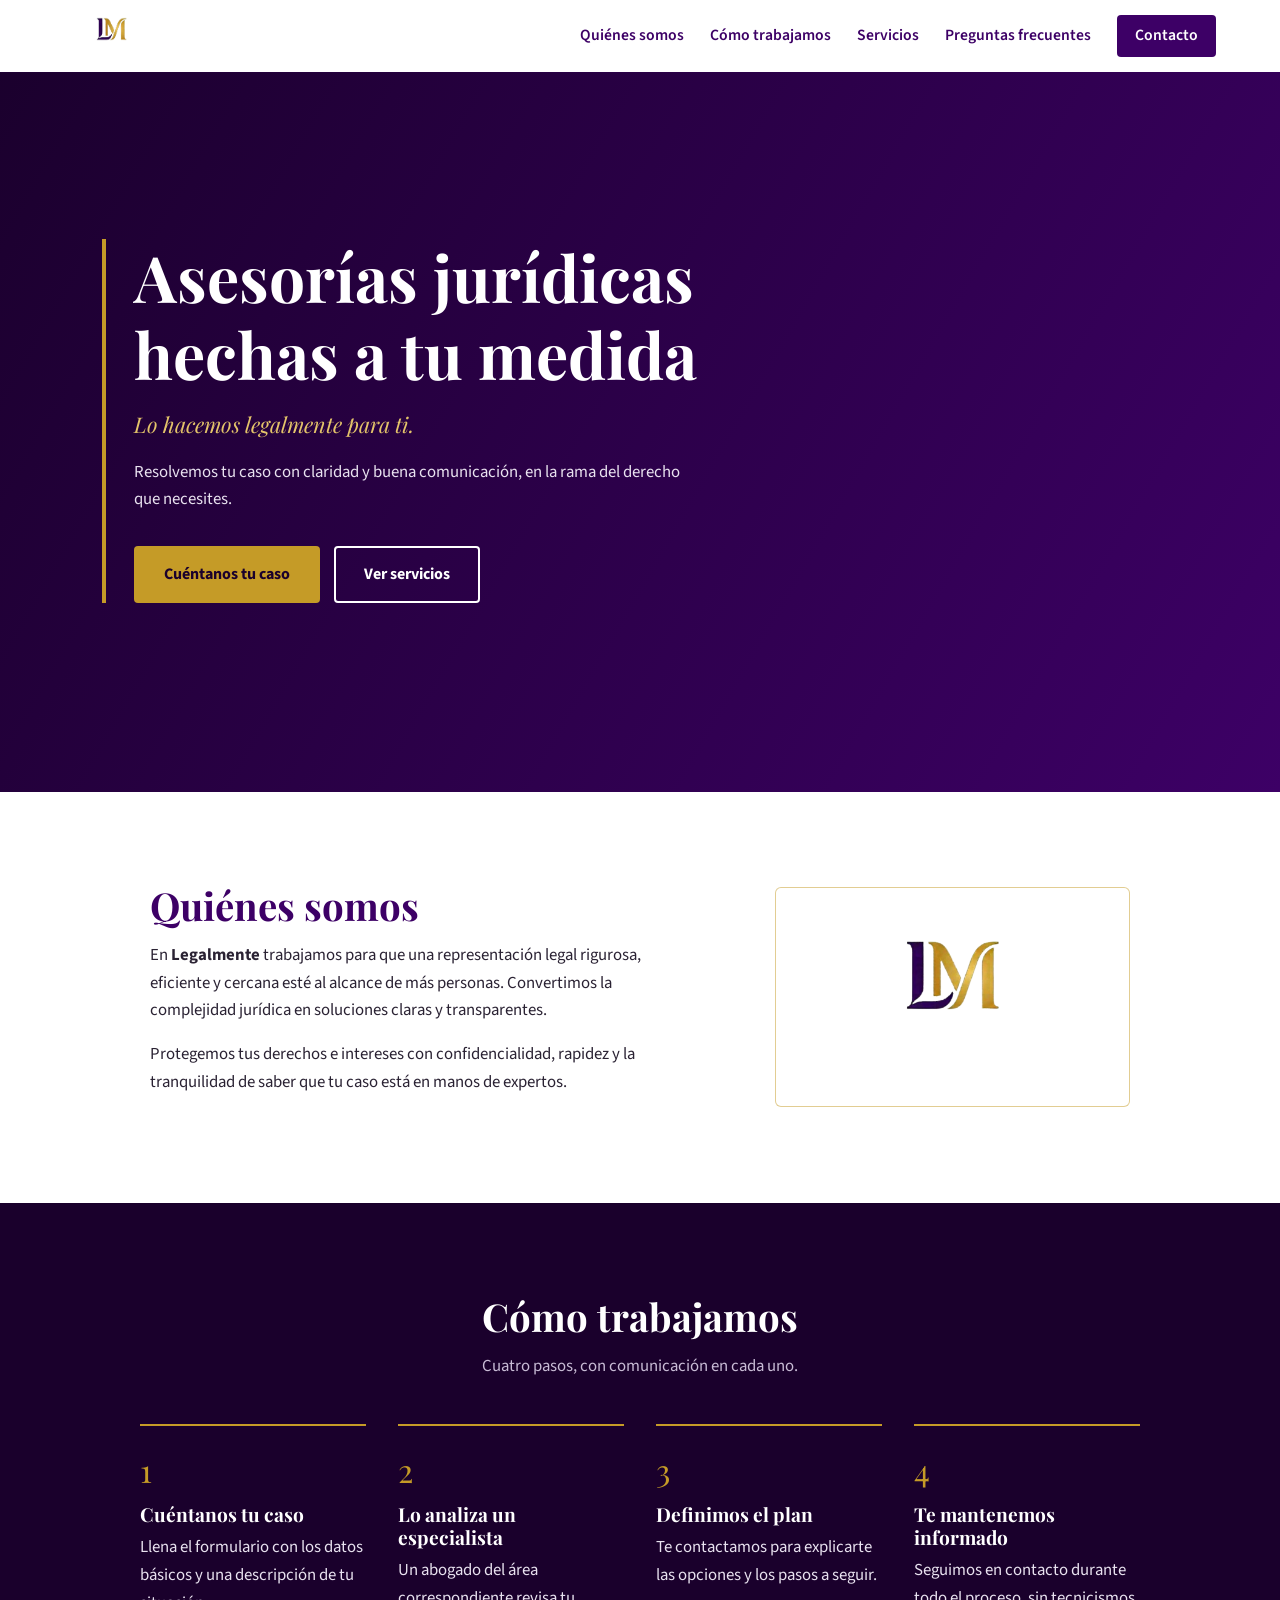
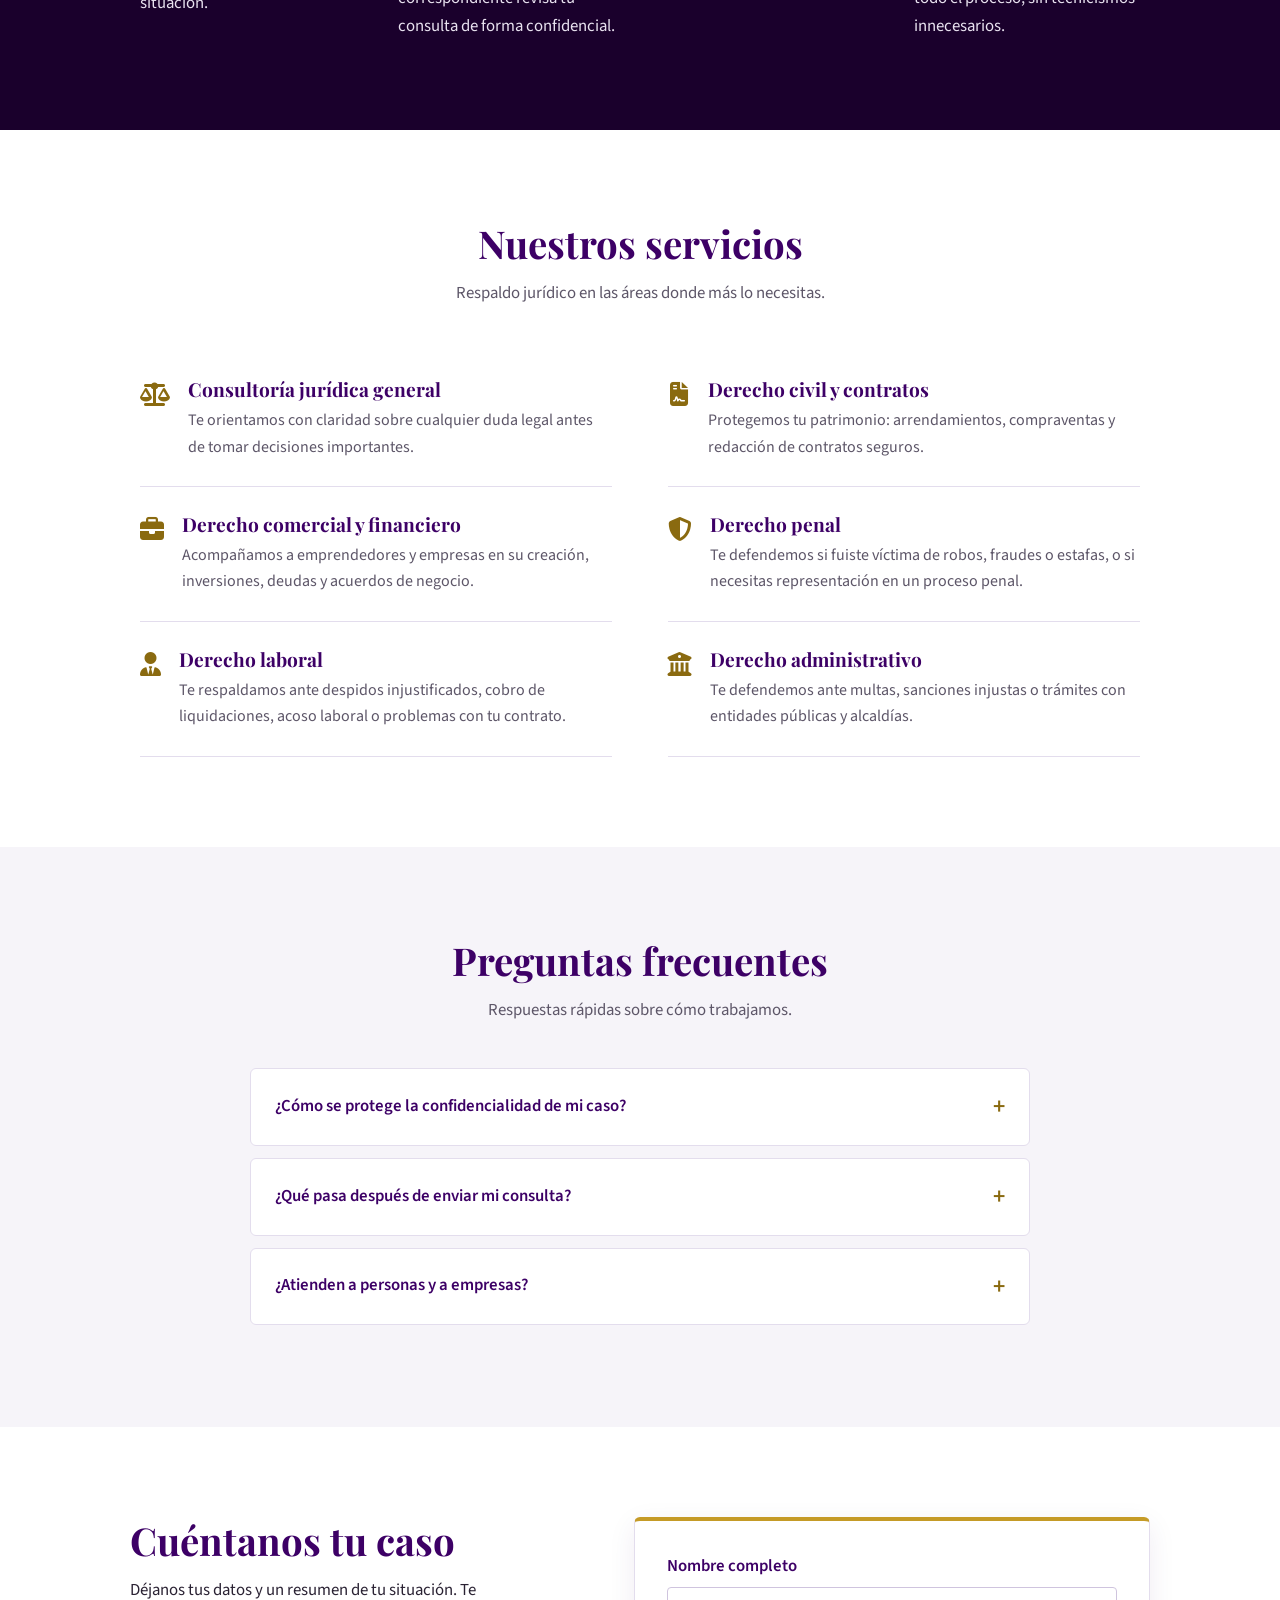
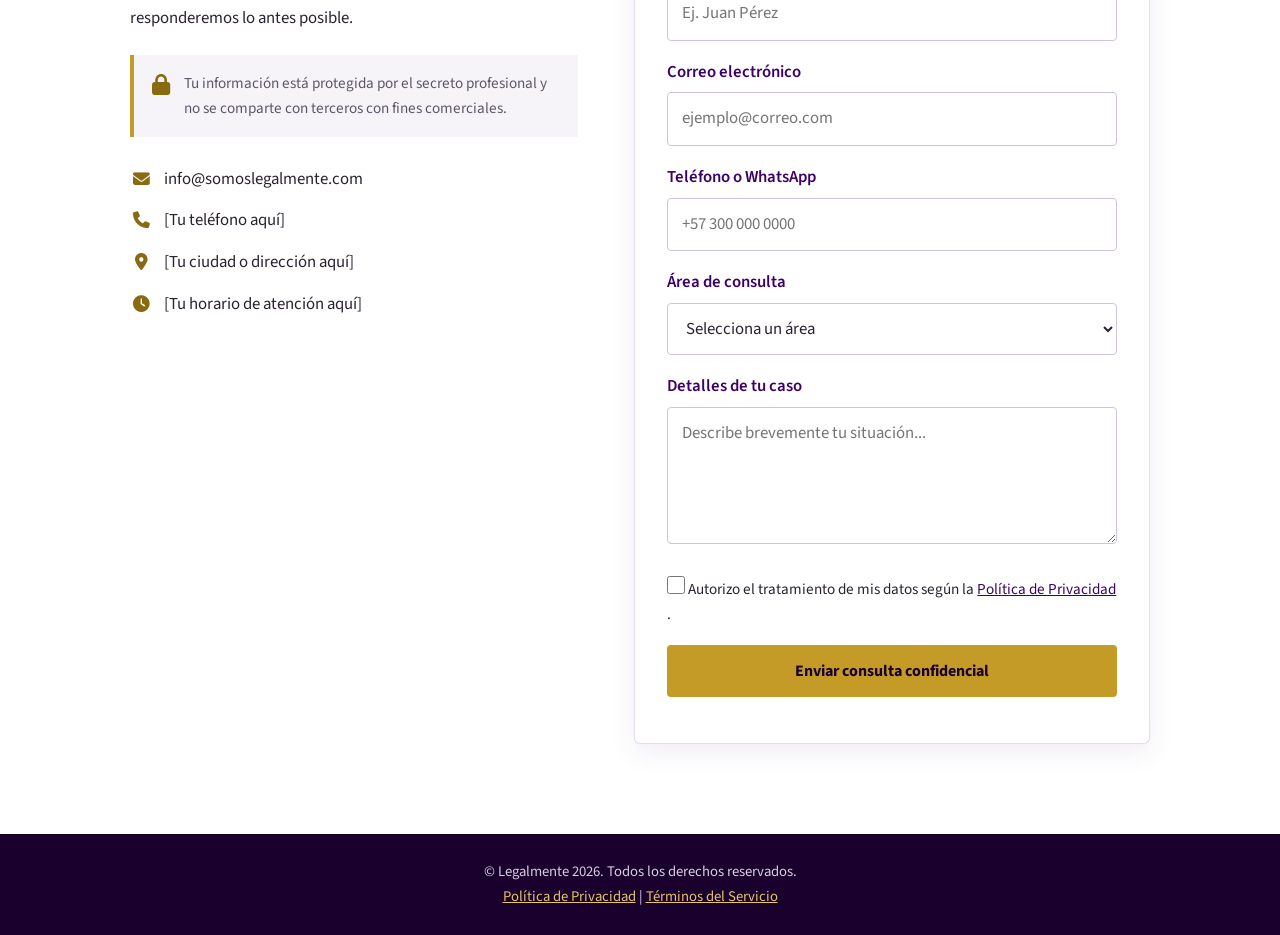
<file: public_html/index.html>
<!DOCTYPE html>
<html lang="es">
<head>
    <meta charset="UTF-8">
    <meta name="viewport" content="width=device-width, initial-scale=1.0">
    <title>Legalmente | Firma de Abogados y Soluciones Jurídicas</title>
    <meta name="description" content="Firma de abogados con soluciones jurídicas a tu medida: asesoría civil, penal, comercial, laboral y administrativa, con secreto profesional.">
    <meta name="theme-color" content="#3D0066">
    <meta property="og:title" content="Legalmente | Firma de Abogados y Soluciones Jurídicas">
    <meta property="og:description" content="Asesorías jurídicas hechas a tu medida, con comunicación clara y confidencial.">
    <meta property="og:type" content="website">
    <!-- Cambia somoslegalmente.com por tu dominio real (la imagen debe tener URL completa) -->
    <meta property="og:image" content="https://somoslegalmente.com/logo.png">

    <link rel="icon" href="favicon.ico">
    <link rel="preconnect" href="https://fonts.googleapis.com">
    <link rel="preconnect" href="https://fonts.gstatic.com" crossorigin>
    <link href="https://fonts.googleapis.com/css2?family=Playfair+Display:wght@600;700&family=Source+Sans+3:wght@400;600;700&display=swap" rel="stylesheet">
    <link rel="stylesheet" href="https://cdnjs.cloudflare.com/ajax/libs/font-awesome/6.4.0/css/all.min.css">
    <link rel="stylesheet" href="estilo.css">
</head>
<body>

<header class="cabecera">
    <a href="#inicio" class="marca"><img src="logo.png" alt="Legalmente" class="img-logo"></a>
    <button class="btn-menu" id="btn-menu" aria-label="Abrir menú" aria-expanded="false" aria-controls="menu">
        <i class="fa-solid fa-bars"></i>
    </button>
    <nav id="menu" class="menu">
        <a href="#nosotros">Quiénes somos</a>
        <a href="#proceso">Cómo trabajamos</a>
        <a href="#servicios">Servicios</a>
        <a href="#faq">Preguntas frecuentes</a>
        <a href="#contacto" class="btn-nav">Contacto</a>
    </nav>
</header>

<main>
    <section id="inicio" class="hero">
        <div class="hero-texto">
            <h1>Asesorías jurídicas hechas a tu medida</h1>
            <p class="lema">Lo hacemos legalmente para ti.</p>
            <p class="hero-desc">Resolvemos tu caso con claridad y buena comunicación, en la rama del derecho que necesites.</p>
            <div class="hero-botones">
                <a href="#contacto" class="btn btn-dorado">Cuéntanos tu caso</a>
                <a href="#servicios" class="btn btn-borde">Ver servicios</a>
            </div>
        </div>
    </section>

    <section id="nosotros" class="seccion">
        <div class="nosotros-grid">
            <div>
                <h2>Quiénes somos</h2>
                <p>En <strong>Legalmente</strong> trabajamos para que una representación legal rigurosa, eficiente y cercana esté al alcance de más personas. Convertimos la complejidad jurídica en soluciones claras y transparentes.</p>
                <p>Protegemos tus derechos e intereses con confidencialidad, rapidez y la tranquilidad de saber que tu caso está en manos de expertos.</p>
            </div>
            <div class="nosotros-logo"><img src="logo.png" alt="Logo de Legalmente"></div>
        </div>
    </section>

    <section id="proceso" class="seccion seccion-oscura">
        <h2>Cómo trabajamos</h2>
        <p class="subtitulo">Cuatro pasos, con comunicación en cada uno.</p>
        <ol class="pasos">
            <li><h3>Cuéntanos tu caso</h3><p>Llena el formulario con los datos básicos y una descripción de tu situación.</p></li>
            <li><h3>Lo analiza un especialista</h3><p>Un abogado del área correspondiente revisa tu consulta de forma confidencial.</p></li>
            <li><h3>Definimos el plan</h3><p>Te contactamos para explicarte las opciones y los pasos a seguir.</p></li>
            <li><h3>Te mantenemos informado</h3><p>Seguimos en contacto durante todo el proceso, sin tecnicismos innecesarios.</p></li>
        </ol>
    </section>

    <section id="servicios" class="seccion">
        <h2>Nuestros servicios</h2>
        <p class="subtitulo">Respaldo jurídico en las áreas donde más lo necesitas.</p>
        <div class="servicios">
            <article>
                <i class="fa-solid fa-scale-balanced"></i>
                <div><h3>Consultoría jurídica general</h3><p>Te orientamos con claridad sobre cualquier duda legal antes de tomar decisiones importantes.</p></div>
            </article>
            <article>
                <i class="fa-solid fa-file-contract"></i>
                <div><h3>Derecho civil y contratos</h3><p>Protegemos tu patrimonio: arrendamientos, compraventas y redacción de contratos seguros.</p></div>
            </article>
            <article>
                <i class="fa-solid fa-briefcase"></i>
                <div><h3>Derecho comercial y financiero</h3><p>Acompañamos a emprendedores y empresas en su creación, inversiones, deudas y acuerdos de negocio.</p></div>
            </article>
            <article>
                <i class="fa-solid fa-shield-halved"></i>
                <div><h3>Derecho penal</h3><p>Te defendemos si fuiste víctima de robos, fraudes o estafas, o si necesitas representación en un proceso penal.</p></div>
            </article>
            <article>
                <i class="fa-solid fa-user-tie"></i>
                <div><h3>Derecho laboral</h3><p>Te respaldamos ante despidos injustificados, cobro de liquidaciones, acoso laboral o problemas con tu contrato.</p></div>
            </article>
            <article>
                <i class="fa-solid fa-building-columns"></i>
                <div><h3>Derecho administrativo</h3><p>Te defendemos ante multas, sanciones injustas o trámites con entidades públicas y alcaldías.</p></div>
            </article>
        </div>
    </section>

    <section id="faq" class="seccion seccion-suave">
        <h2>Preguntas frecuentes</h2>
        <p class="subtitulo">Respuestas rápidas sobre cómo trabajamos.</p>
        <div class="faq">
            <details>
                <summary>¿Cómo se protege la confidencialidad de mi caso?</summary>
                <p>Nos rige el secreto profesional y las normas de protección de datos personales. La información que envías por la web se transmite por una conexión cifrada y solo la revisan los abogados de la firma.</p>
            </details>
            <details>
                <summary>¿Qué pasa después de enviar mi consulta?</summary>
                <p>Revisamos los detalles de forma confidencial. Un abogado especialista analiza tu situación y te contacta para definir los pasos a seguir.</p>
            </details>
            <details>
                <summary>¿Atienden a personas y a empresas?</summary>
                <p>Sí. Asesoramos a personas naturales, emprendimientos y empresas.</p>
            </details>
        </div>
    </section>

    <section id="contacto" class="seccion">
        <div class="contacto-grid">
            <div class="contacto-info">
                <h2>Cuéntanos tu caso</h2>
                <p>Déjanos tus datos y un resumen de tu situación. Te responderemos lo antes posible.</p>
                <div class="aviso"><i class="fa-solid fa-lock"></i>
                    <p>Tu información está protegida por el secreto profesional y no se comparte con terceros con fines comerciales.</p>
                </div>
                <ul class="datos">
                    <li><i class="fa-solid fa-envelope"></i> info@somoslegalmente.com</li>
                    <li><i class="fa-solid fa-phone"></i> [Tu teléfono aquí]</li>
                    <li><i class="fa-solid fa-location-dot"></i> [Tu ciudad o dirección aquí]</li>
                    <li><i class="fa-solid fa-clock"></i> [Tu horario de atención aquí]</li>
                </ul>
            </div>

            <form id="form-contacto" class="formulario" novalidate>
                <div class="campo">
                    <label for="nombre">Nombre completo</label>
                    <input type="text" id="nombre" name="nombre" autocomplete="name" placeholder="Ej. Juan Pérez" maxlength="100">
                    <p class="error-msg">Escribe tu nombre (mínimo 3 letras).</p>
                </div>
                <div class="campo">
                    <label for="correo">Correo electrónico</label>
                    <input type="email" id="correo" name="correo" autocomplete="email" placeholder="ejemplo@correo.com">
                    <p class="error-msg">Ingresa un correo electrónico válido.</p>
                </div>
                <div class="campo">
                    <label for="telefono">Teléfono o WhatsApp</label>
                    <input type="tel" id="telefono" name="telefono" autocomplete="tel" placeholder="+57 300 000 0000">
                    <p class="error-msg">Ingresa un número válido (entre 7 y 15 dígitos).</p>
                </div>
                <div class="campo">
                    <label for="servicio">Área de consulta</label>
                    <select id="servicio" name="servicio">
                        <option value="" selected disabled>Selecciona un área</option>
                        <option value="consultoria">Consultoría jurídica general</option>
                        <option value="derecho-civil">Derecho civil y contratos</option>
                        <option value="derecho-comercial">Derecho comercial y financiero</option>
                        <option value="derecho-penal">Derecho penal</option>
                        <option value="derecho-laboral">Derecho laboral</option>
                        <option value="derecho-administrativo">Derecho administrativo</option>
                        <option value="otro">Otro asunto legal</option>
                    </select>
                    <p class="error-msg">Selecciona el área de tu consulta.</p>
                </div>
                <div class="campo">
                    <label for="mensaje">Detalles de tu caso</label>
                    <textarea id="mensaje" name="mensaje" rows="4" maxlength="3000" placeholder="Describe brevemente tu situación..."></textarea>
                    <p class="error-msg">Cuéntanos tu caso en al menos 10 caracteres.</p>
                </div>

                <!-- Campo trampa anti-spam: las personas no lo ven -->
                <div class="trampa" aria-hidden="true">
                    <input type="text" name="sitio_web" tabindex="-1" autocomplete="off">
                </div>

                <div class="campo campo-check">
                    <label class="check">
                        <input type="checkbox" id="acepto" name="acepto" value="si">
                        <span>Autorizo el tratamiento de mis datos según la <button type="button" class="enlace" data-abrir="modal-privacidad">Política de Privacidad</button>.</span>
                    </label>
                    <p class="error-msg">Debes autorizar el tratamiento de tus datos para enviar la consulta.</p>
                </div>

                <button type="submit" id="btn-enviar" class="btn btn-dorado btn-ancho">Enviar consulta confidencial</button>
                <p id="respuesta-form" role="status" aria-live="polite"></p>
            </form>
        </div>
    </section>
</main>

<!-- MODALES LEGALES -->
<dialog id="modal-privacidad" class="modal">
    <button class="cerrar" data-cerrar aria-label="Cerrar">&times;</button>
    <h2>Política de Privacidad y Protección de Datos Personales</h2>
    <div class="texto-legal">
        <!-- PEGA AQUÍ el contenido de tu Política de Privacidad actual (los <p>, <h3> y <ul> que tenías dentro de .texto-legal) -->
        <p><!-- Pega este contenido dentro de <div class="texto-legal"> del modal "modal-privacidad" en index.html. Reemplaza lo que esté entre [corchetes]. Borrador: debe revisarlo un abogado. -->

<p><strong>Última actualización: octubre de 2026</strong></p>

<p>En <strong>Legalmente</strong> protegemos tu información personal y respetamos el secreto profesional. Esta política explica qué datos recogemos a través de este sitio web, para qué los usamos y cómo puedes ejercer tus derechos, de acuerdo con la Ley 1581 de 2012 y sus normas reglamentarias.</p>

<h3>1. Responsable del tratamiento</h3>
<ul>
    <li><strong>Nombre o razón social:</strong> [Nombre o razón social de la firma]</li>
    <li><strong>NIT o documento de identidad:</strong> [NIT o cédula]</li>
    <li><strong>Dirección:</strong> [Dirección física de la firma]</li>
    <li><strong>Correo:</strong> <code>info@somoslegalmente.com</code></li>
    <li><strong>Teléfono:</strong> [Teléfono de contacto]</li>
</ul>

<h3>2. Datos que recogemos</h3>
<ul>
    <li><strong>Datos de contacto:</strong> nombre completo, correo electrónico y teléfono o WhatsApp.</li>
    <li><strong>Datos de tu consulta:</strong> el área del derecho elegida y la descripción del caso que escribes en el formulario.</li>
    <li><strong>Datos técnicos:</strong> información básica de navegación (como la dirección IP y el tipo de navegador) y cookies técnicas necesarias para que el sitio funcione.</li>
</ul>

<h3>3. Para qué usamos tus datos</h3>
<ul>
    <li>Evaluar tu consulta y asignarla al abogado del área correspondiente.</li>
    <li>Contactarte para orientarte o coordinar una asesoría.</li>
    <li>Enviarte la confirmación de recibido de tu solicitud.</li>
    <li>Proteger el sitio contra spam y usos indebidos.</li>
    <li>Cumplir obligaciones legales cuando una autoridad competente lo exija.</li>
</ul>

<h3>4. Autorización</h3>
<p>Antes de enviar el formulario nos das tu autorización previa, expresa e informada para tratar tus datos con estas finalidades, marcando la casilla correspondiente. Puedes revocarla en cualquier momento escribiéndonos al correo indicado, salvo que exista un deber legal o contractual que nos obligue a conservar la información.</p>
<p>En la descripción de tu caso puedes mencionar datos sensibles (por ejemplo, de salud o judiciales). Es tu decisión: no estás obligado a darlos, y te pedimos incluir solo lo necesario para entender tu situación.</p>

<h3>5. Secreto profesional y confidencialidad</h3>
<p>La información de tu consulta está protegida por el deber de secreto profesional de los abogados. No vendemos, alquilamos ni compartimos tus datos con fines comerciales o publicitarios.</p>
<p>Para operar el sitio usamos proveedores de servicios (por ejemplo, alojamiento web y correo electrónico) que actúan como encargados del tratamiento y solo pueden usar los datos para prestarnos ese servicio. También podremos entregar información si una autoridad competente lo ordena legalmente.</p>

<h3>6. Seguridad</h3>
<p>Aplicamos medidas técnicas y organizativas razonables para proteger tus datos, como conexión cifrada (HTTPS) y acceso restringido a la información. Ningún sistema en internet es completamente invulnerable, por lo que no podemos garantizar una seguridad absoluta.</p>

<h3>7. Tus derechos</h3>
<p>Como titular de tus datos puedes:</p>
<ul>
    <li>Conocer, actualizar y rectificar tus datos personales.</li>
    <li>Solicitar prueba de la autorización que nos diste.</li>
    <li>Ser informado sobre el uso que hemos dado a tus datos.</li>
    <li>Revocar la autorización y solicitar la supresión de tus datos, cuando proceda legalmente.</li>
    <li>Acceder de forma gratuita a tus datos personales.</li>
    <li>Presentar quejas ante la Superintendencia de Industria y Comercio por infracciones a la ley.</li>
</ul>

<h3>8. Cómo ejercer tus derechos</h3>
<p>Escríbenos a <code>info@somoslegalmente.com</code> indicando tu nombre, tu solicitud y un medio de contacto. Las <strong>consultas</strong> se responden en un máximo de 10 días hábiles (prorrogables por 5 días hábiles más, avisándote el motivo). Los <strong>reclamos</strong> se responden en un máximo de 15 días hábiles (prorrogables por 8 días hábiles más).</p>

<h3>9. Conservación</h3>
<p>Guardamos tus datos durante el tiempo necesario para atender tu consulta y cumplir los plazos legales aplicables. Después los eliminamos o anonimizamos.</p>

<h3>10. Menores de edad</h3>
<p>Este sitio no está dirigido a menores de 18 años y no recogemos sus datos de forma intencional. Si eres padre, madre o representante legal y crees que un menor nos envió información, escríbenos para eliminarla.</p>

<h3>11. Cambios en esta política</h3>
<p>Podemos actualizar esta política. Publicaremos la versión vigente en este sitio con su fecha de actualización.</p></p>
    </div>
</dialog>

<dialog id="modal-terminos" class="modal">
    <button class="cerrar" data-cerrar aria-label="Cerrar">&times;</button>
    <h2>Términos y Condiciones del Servicio Web</h2>
    <div class="texto-legal">
        <!-- PEGA AQUÍ el contenido de tus Términos y Condiciones actuales -->
        <p><!-- Pega este contenido dentro de <div class="texto-legal"> del modal "modal-terminos" en index.html. Borrador: debe revisarlo un abogado. -->

<p><strong>Última actualización: octubre de 2026</strong></p>

<p>Estos términos regulan el uso del sitio web de <strong>Legalmente</strong>. Al navegar por el sitio o enviar el formulario, aceptas estas condiciones. Si no estás de acuerdo, te pedimos no usarlo.</p>

<h3>1. Contenido informativo</h3>
<p>Los textos, descripciones de servicios y respuestas a preguntas frecuentes de este sitio son informativos y generales. <strong>No son una asesoría jurídica ni reemplazan el análisis de un abogado sobre tu caso concreto.</strong></p>

<h3>2. Sin relación abogado-cliente por el solo uso del sitio</h3>
<p>Enviar el formulario o escribirnos no crea por sí solo una relación de representación entre tú y la firma. Esa relación empieza únicamente cuando se acuerdan por escrito los servicios (por ejemplo, con un contrato de prestación de servicios o un poder).</p>

<h3>3. Casos urgentes y plazos legales</h3>
<p>El formulario no es un canal de atención inmediata. Si tu situación tiene un plazo legal próximo o es urgente (por ejemplo, una audiencia o notificación), no dependas solo del formulario: contáctanos también por teléfono o consulta cuanto antes a un abogado.</p>

<h3>4. Información que nos das</h3>
<p>Te comprometes a dar información veraz y a no hacerte pasar por otra persona. Eres responsable de la exactitud de los datos que envías.</p>

<h3>5. Uso adecuado del sitio</h3>
<p>Está prohibido:</p>
<ul>
    <li>Enviar información falsa o engañosa, o suplantar a un tercero.</li>
    <li>Usar el formulario para spam, publicidad no solicitada o código malicioso.</li>
    <li>Intentar vulnerar la seguridad del sitio o de sus servidores.</li>
</ul>

<h3>6. Propiedad intelectual</h3>
<p>Los textos, el diseño, el logo, las imágenes y el código de este sitio pertenecen a Legalmente o se usan con autorización, y están protegidos por las normas de propiedad intelectual. No puedes copiarlos ni reutilizarlos sin permiso previo y por escrito.</p>

<h3>7. Enlaces y servicios de terceros</h3>
<p>El sitio puede cargar recursos de terceros (por ejemplo, tipografías e íconos). No controlamos esos servicios ni sus políticas.</p>

<h3>8. Limitación de responsabilidad</h3>
<p>Hacemos lo posible por mantener el sitio disponible y la información actualizada, pero no garantizamos que funcione sin interrupciones ni errores. No respondemos por fallas ajenas a nuestro control razonable, como caídas del servicio de internet o del alojamiento web, ni por decisiones tomadas solo con base en el contenido informativo del sitio.</p>

<h3>9. Privacidad</h3>
<p>El tratamiento de tus datos personales se rige por nuestra Política de Privacidad.</p>

<h3>10. Cambios en estos términos</h3>
<p>Podemos modificar estos términos en cualquier momento. La versión vigente es la publicada en este sitio con su fecha de actualización.</p>

<h3>11. Ley aplicable y contacto</h3>
<p>Estos términos se rigen por las leyes de la República de Colombia. Para cualquier duda, escríbenos a <code>info@somoslegalmente.com</code>.</p></p>
    </div>
</dialog>

<footer class="pie">
    <p>&copy; Legalmente 2026. Todos los derechos reservados.</p>
    <p>
        <button type="button" class="enlace-pie" data-abrir="modal-privacidad">Política de Privacidad</button>
        <span aria-hidden="true">|</span>
        <button type="button" class="enlace-pie" data-abrir="modal-terminos">Términos del Servicio</button>
    </p>
</footer>

<script src="script.js"></script>
</body>
</html>
</file>
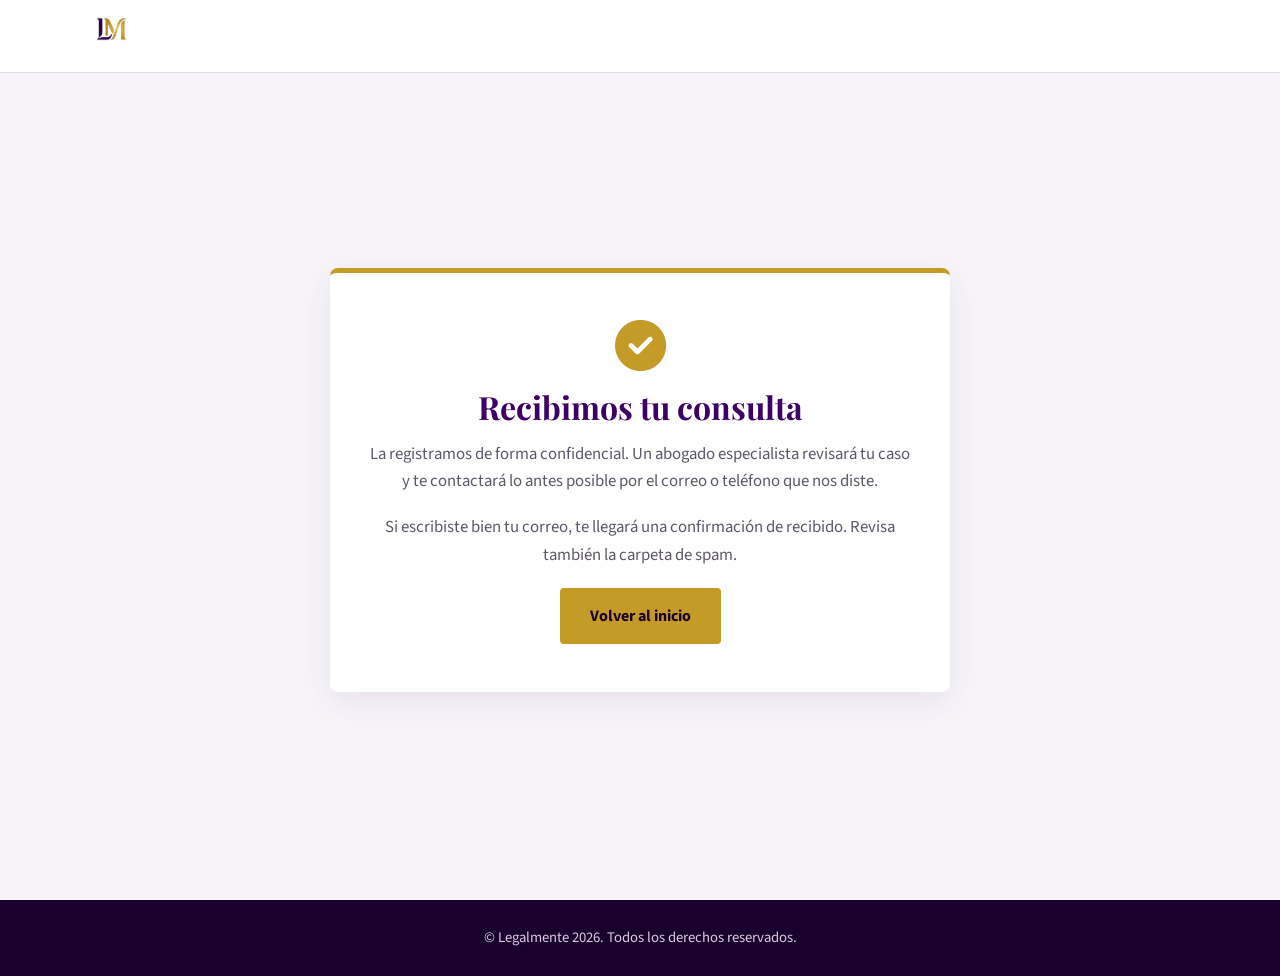
<file: public_html/gracias.html>
<!DOCTYPE html>
<html lang="es">
<head>
    <meta charset="UTF-8">
    <meta name="viewport" content="width=device-width, initial-scale=1.0">
    <meta name="robots" content="noindex, nofollow">
    <title>Consulta recibida | Legalmente</title>
    <link rel="icon" href="favicon.ico">
    <link rel="preconnect" href="https://fonts.googleapis.com">
    <link rel="preconnect" href="https://fonts.gstatic.com" crossorigin>
    <link href="https://fonts.googleapis.com/css2?family=Playfair+Display:wght@600;700&family=Source+Sans+3:wght@400;600;700&display=swap" rel="stylesheet">
    <link rel="stylesheet" href="https://cdnjs.cloudflare.com/ajax/libs/font-awesome/6.4.0/css/all.min.css">
    <link rel="stylesheet" href="estilo.css">
</head>
<body>
    <header class="cabecera">
        <a href="index.html" class="marca"><img src="logo.png" alt="Legalmente" class="img-logo"></a>
    </header>

    <main class="gracias">
        <div class="gracias-caja">
            <i class="fa-solid fa-circle-check" aria-hidden="true"></i>
            <h1>Recibimos tu consulta</h1>
            <p>La registramos de forma confidencial. Un abogado especialista revisará tu caso y te contactará lo antes posible por el correo o teléfono que nos diste.</p>
            <p>Si escribiste bien tu correo, te llegará una confirmación de recibido. Revisa también la carpeta de spam.</p>
            <a href="index.html" class="btn btn-dorado">Volver al inicio</a>
        </div>
    </main>

    <footer class="pie">
        <p>&copy; Legalmente 2026. Todos los derechos reservados.</p>
    </footer>
</body>
</html>
</file>
<file: public_html/estilo.css>
/* ===== Variables de marca ===== */
:root {
    --morado: #3D0066;
    --morado-oscuro: #1a002c;
    --dorado: #C59B27;
    --dorado-texto: #8a6a10;
    --papel: #ffffff;
    --suave: #f6f4f9;
    --tinta: #2a2233;
    --gris: #5d5668;
    --error: #b3261e;
    --serif: 'Playfair Display', Georgia, serif;
    --sans: 'Source Sans 3', 'Segoe UI', Tahoma, sans-serif;
}

*, *::before, *::after { margin: 0; padding: 0; box-sizing: border-box; }
html { scroll-behavior: smooth; }
body { font-family: var(--sans); color: var(--tinta); background: var(--papel); line-height: 1.65; font-size: 1.05rem; }
h1, h2, h3 { font-family: var(--serif); line-height: 1.2; color: var(--morado); }
img { max-width: 100%; display: block; }
a { color: inherit; }
:focus-visible { outline: 3px solid var(--dorado); outline-offset: 3px; }

/* ===== Cabecera ===== */
.cabecera {
    position: fixed; inset: 0 0 auto 0; z-index: 100;
    display: flex; align-items: center; justify-content: space-between;
    padding: 10px 5%; background: #fff; box-shadow: 0 1px 0 rgba(61, 0, 102, .12);
}
.img-logo { max-height: 52px; width: auto; }
.menu { display: flex; align-items: center; gap: 26px; }
.menu a { text-decoration: none; color: var(--morado); font-weight: 600; font-size: .98rem; }
.menu a:hover { color: var(--dorado-texto); }
.menu .btn-nav { background: var(--morado); color: #fff; padding: 8px 18px; border-radius: 4px; }
.menu .btn-nav:hover { background: var(--dorado-texto); color: #fff; }
.btn-menu { display: none; background: none; border: 0; font-size: 1.6rem; color: var(--morado); cursor: pointer; padding: 6px 10px; }

/* ===== Secciones ===== */
.seccion { padding: 90px 8%; scroll-margin-top: 76px; }
.seccion > h2, .seccion > .subtitulo { text-align: center; }
.seccion h2 { font-size: clamp(1.8rem, 3vw, 2.4rem); margin-bottom: 14px; }
.subtitulo { color: var(--gris); margin-bottom: 44px; }
.seccion-suave { background: var(--suave); }
.seccion-oscura { background: var(--morado-oscuro); color: #e9e2f0; }
.seccion-oscura h2, .seccion-oscura h3 { color: #fff; }
.seccion-oscura .subtitulo { color: #c9bcd6; }

/* ===== Hero ===== */
.hero {
    min-height: 88vh; display: flex; align-items: center;
    padding: 130px 8% 80px; scroll-margin-top: 0;
    background: linear-gradient(120deg, var(--morado-oscuro) 0%, var(--morado) 100%);
    color: #fff;
}
.hero-texto { max-width: 720px; border-left: 4px solid var(--dorado); padding-left: 28px; animation: entrada .9s ease-out both; }
.hero h1 { color: #fff; font-size: clamp(2.3rem, 5.5vw, 4rem); margin-bottom: 14px; }
.lema { font-family: var(--serif); font-style: italic; font-size: 1.35rem; color: #e4c46a; margin-bottom: 16px; }
.hero-desc { max-width: 560px; color: #e9e2f0; margin-bottom: 32px; }
.hero-botones { display: flex; flex-wrap: wrap; gap: 14px; }
@keyframes entrada { from { opacity: 0; transform: translateY(18px); } to { opacity: 1; transform: none; } }

/* ===== Botones ===== */
.btn { display: inline-block; padding: 13px 28px; border-radius: 4px; font-weight: 700; font-size: 1rem; text-decoration: none; cursor: pointer; border: 2px solid transparent; font-family: var(--sans); transition: background-color .2s, color .2s; }
.btn-dorado { background: var(--dorado); color: #1a002c; }
.btn-dorado:hover { background: #d9ae38; }
.btn-borde { border-color: #fff; color: #fff; }
.btn-borde:hover { background: #fff; color: var(--morado); }
.btn-ancho { width: 100%; }
.btn:disabled { opacity: .7; cursor: wait; }

/* ===== Quiénes somos ===== */
.nosotros-grid { max-width: 980px; margin: 0 auto; display: grid; grid-template-columns: 1.6fr 1fr; gap: 56px; align-items: center; }
.nosotros-grid p { margin-bottom: 16px; max-width: 62ch; }
.nosotros-grid h2 { text-align: left; }
.nosotros-logo { border: 1px solid rgba(197, 155, 39, .5); border-radius: 6px; padding: 28px; background: #fff; }

/* ===== Proceso ===== */
.pasos { list-style: none; counter-reset: paso; max-width: 1000px; margin: 0 auto; display: grid; grid-template-columns: repeat(auto-fit, minmax(210px, 1fr)); gap: 32px; }
.pasos li { counter-increment: paso; border-top: 2px solid var(--dorado); padding-top: 18px; }
.pasos li::before { content: counter(paso); font-family: var(--serif); font-size: 2rem; color: var(--dorado); display: block; margin-bottom: 6px; }
.pasos h3 { font-size: 1.2rem; margin-bottom: 8px; }

/* ===== Servicios ===== */
.servicios { max-width: 1000px; margin: 0 auto; display: grid; grid-template-columns: repeat(auto-fit, minmax(300px, 1fr)); gap: 0 56px; }
.servicios article { display: flex; gap: 18px; padding: 26px 0; border-bottom: 1px solid #e3dded; }
.servicios i { font-size: 1.5rem; color: var(--dorado-texto); width: 32px; text-align: center; margin-top: 4px; }
.servicios h3 { font-size: 1.2rem; margin-bottom: 6px; }
.servicios p { color: var(--gris); font-size: 1rem; }

/* ===== FAQ (details nativo) ===== */
.faq { max-width: 780px; margin: 0 auto; }
.faq details { background: #fff; border-radius: 6px; margin-bottom: 12px; border: 1px solid #e3dded; }
.faq summary { cursor: pointer; padding: 18px 24px; font-weight: 600; color: var(--morado); list-style: none; display: flex; justify-content: space-between; gap: 16px; align-items: center; }
.faq summary::-webkit-details-marker { display: none; }
.faq summary::after { content: '+'; font-size: 1.5rem; color: var(--dorado-texto); transition: transform .2s; }
.faq details[open] summary::after { transform: rotate(45deg); }
.faq details p { padding: 0 24px 20px; color: var(--gris); }

/* ===== Contacto ===== */
.contacto-grid { max-width: 1020px; margin: 0 auto; display: grid; grid-template-columns: 1fr 1.15fr; gap: 56px; align-items: start; }
.contacto-info h2 { text-align: left; }
.aviso { display: flex; gap: 14px; background: var(--suave); border-left: 4px solid var(--dorado); padding: 16px 18px; margin: 22px 0; font-size: .95rem; color: var(--gris); }
.aviso i { color: var(--dorado-texto); font-size: 1.3rem; margin-top: 3px; }
.datos { list-style: none; }
.datos li { display: flex; gap: 12px; padding: 7px 0; }
.datos i { color: var(--dorado-texto); width: 22px; text-align: center; margin-top: 5px; }

.formulario { background: #fff; padding: 32px; border: 1px solid #e3dded; border-top: 4px solid var(--dorado); border-radius: 6px; box-shadow: 0 8px 28px rgba(61, 0, 102, .08); }
.campo { margin-bottom: 18px; }
.campo label { display: block; font-weight: 600; color: var(--morado); margin-bottom: 6px; }
.campo input[type="text"], .campo input[type="email"], .campo input[type="tel"], .campo select, .campo textarea {
    width: 100%; padding: 12px 14px; border: 1px solid #cfc4de; border-radius: 4px; font: inherit; background: #fff; color: var(--tinta);
}
.campo textarea { resize: vertical; }
.campo input:focus, .campo select:focus, .campo textarea:focus { outline: none; border-color: var(--dorado); box-shadow: 0 0 0 3px rgba(197, 155, 39, .25); }
.error-msg { display: none; color: var(--error); font-size: .88rem; margin-top: 5px; }
.campo.error input, .campo.error select, .campo.error textarea { border-color: var(--error); background: #fff8f7; }
.campo.error .error-msg { display: block; }
.check { display: flex; gap: 10px; align-items: flex-start; font-weight: 400 !important; color: var(--tinta) !important; font-size: .95rem; cursor: pointer; }
.check input { margin-top: 5px; width: 18px; height: 18px; accent-color: var(--morado); flex-shrink: 0; }
.enlace { background: none; border: 0; padding: 0; font: inherit; color: var(--morado); text-decoration: underline; cursor: pointer; }
.trampa { position: absolute; left: -9999px; width: 1px; height: 1px; overflow: hidden; }
#respuesta-form { margin-top: 14px; text-align: center; font-weight: 600; }
#respuesta-form.mal { color: var(--error); }
#respuesta-form.ok { color: var(--morado); }

/* ===== Modales (<dialog>) ===== */
.modal { border: 0; border-radius: 8px; padding: 34px 38px; width: min(720px, 92vw); max-height: 82vh; margin: auto; position: fixed; }
.modal::backdrop { background: rgba(10, 0, 20, .6); }
.modal h2 { font-size: 1.5rem; padding-right: 30px; }
.cerrar { position: absolute; top: 10px; right: 14px; background: none; border: 0; font-size: 2rem; line-height: 1; cursor: pointer; color: var(--morado); }
.texto-legal { margin-top: 14px; font-size: .96rem; color: #444; }
.texto-legal h3 { font-size: 1.1rem; margin: 20px 0 8px; padding-bottom: 4px; border-bottom: 1px solid rgba(197, 155, 39, .4); }
.texto-legal p { margin-bottom: 12px; }
.texto-legal ul { margin: 10px 0 14px 22px; }
.texto-legal code { background: #f3ecf8; color: var(--morado); padding: 2px 6px; border-radius: 4px; }

/* ===== Pie ===== */
.pie { background: var(--morado-oscuro); color: #d8cde3; text-align: center; padding: 26px 5%; font-size: .92rem; }
.enlace-pie { background: none; border: 0; font: inherit; color: #e4c46a; cursor: pointer; text-decoration: underline; }

/* ===== Página de gracias ===== */
.gracias { min-height: 100vh; display: grid; place-items: center; padding: 120px 6% 60px; background: var(--suave); }
.gracias-caja { background: #fff; max-width: 620px; text-align: center; padding: 48px 40px; border-top: 5px solid var(--dorado); border-radius: 8px; box-shadow: 0 10px 30px rgba(61, 0, 102, .08); }
.gracias-caja i { font-size: 3.2rem; color: var(--dorado); margin-bottom: 16px; }
.gracias-caja h1 { font-size: 2rem; margin-bottom: 14px; }
.gracias-caja p { color: var(--gris); margin-bottom: 18px; }

/* ===== Responsive ===== */
@media (max-width: 860px) {
    .btn-menu { display: block; }
    .menu { display: none; position: absolute; top: 100%; left: 0; right: 0; flex-direction: column; align-items: stretch; gap: 0; background: #fff; padding: 8px 5% 18px; box-shadow: 0 8px 16px rgba(0, 0, 0, .1); }
    .menu.abierto { display: flex; }
    .menu a { padding: 12px 0; border-bottom: 1px solid #eee; }
    .menu .btn-nav { text-align: center; margin-top: 12px; border: 0; }
    .nosotros-grid, .contacto-grid { grid-template-columns: 1fr; gap: 36px; }
    .nosotros-logo { max-width: 260px; }
    .seccion { padding: 64px 6%; }
    .formulario { padding: 24px 20px; }
}

/* ===== Movimiento reducido ===== */
@media (prefers-reduced-motion: reduce) {
    html { scroll-behavior: auto; }
    .hero-texto { animation: none; }
    * { transition: none !important; }
}
</file>
